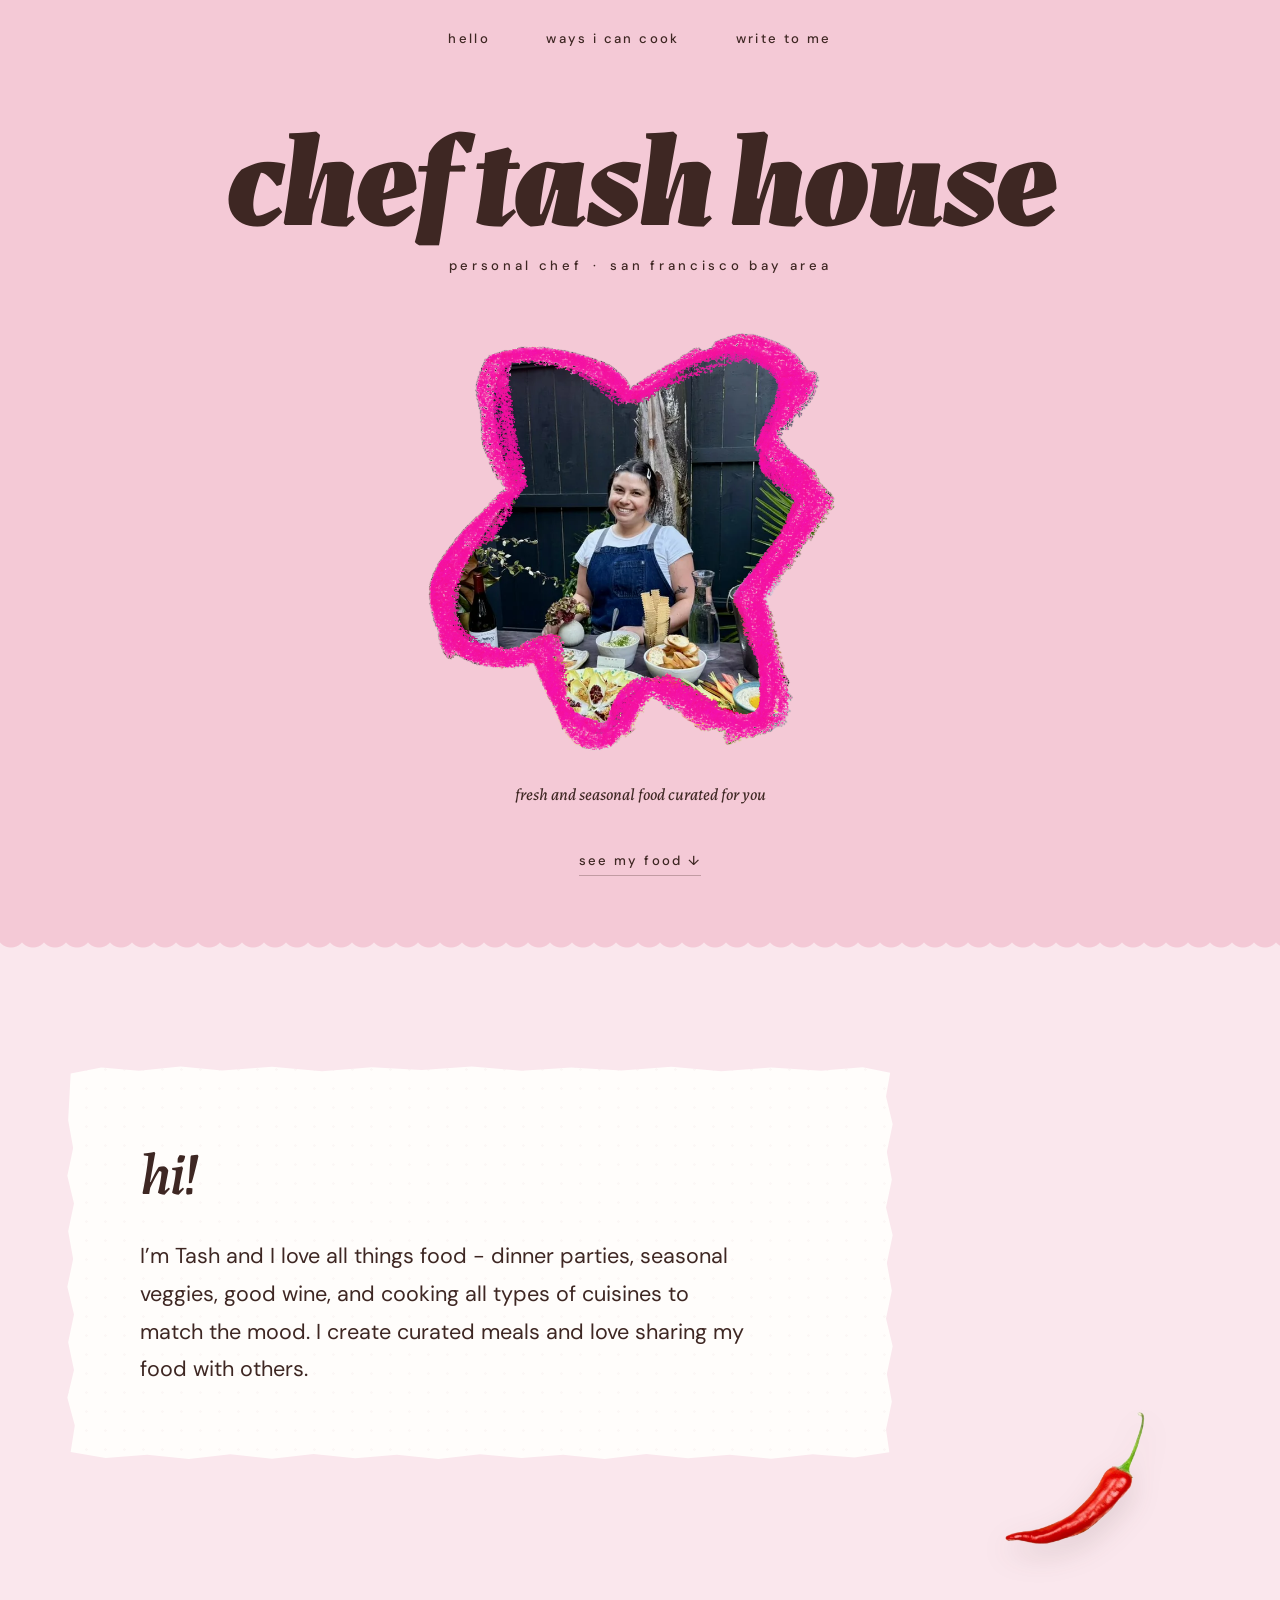
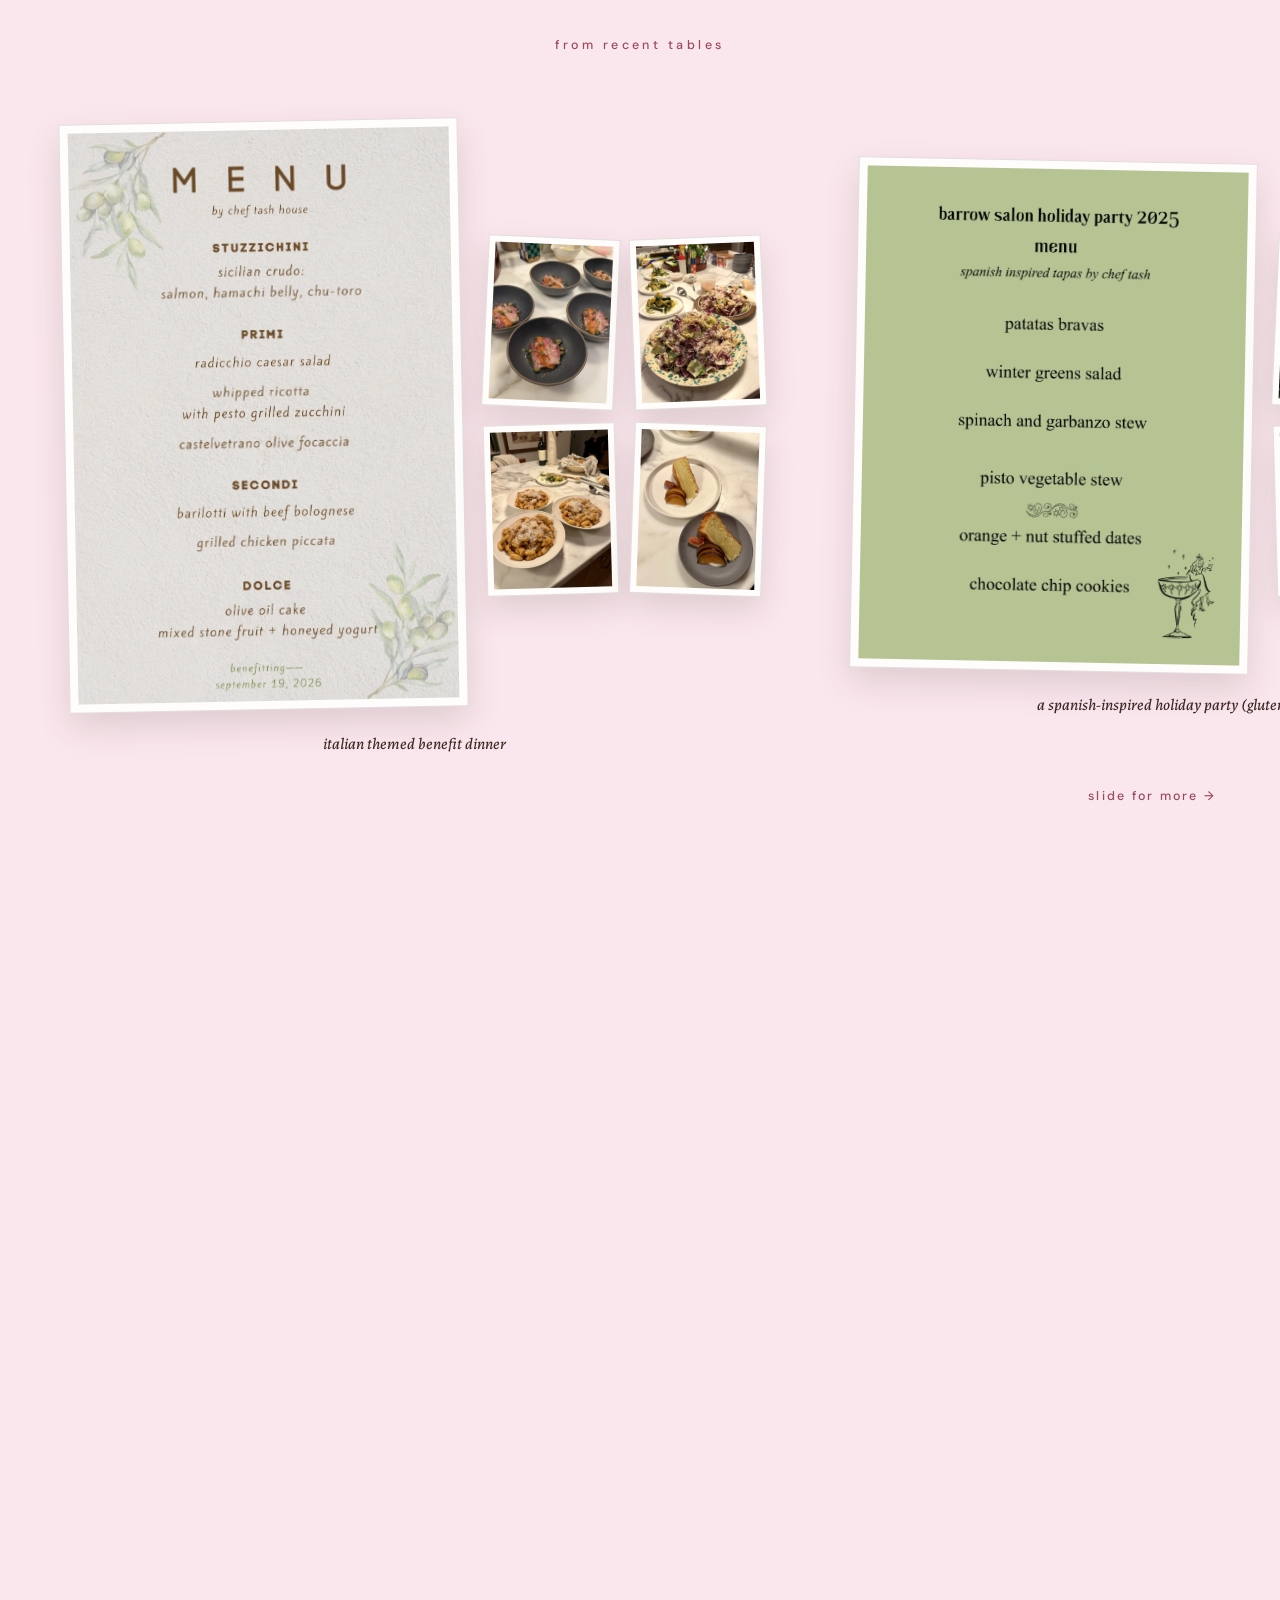
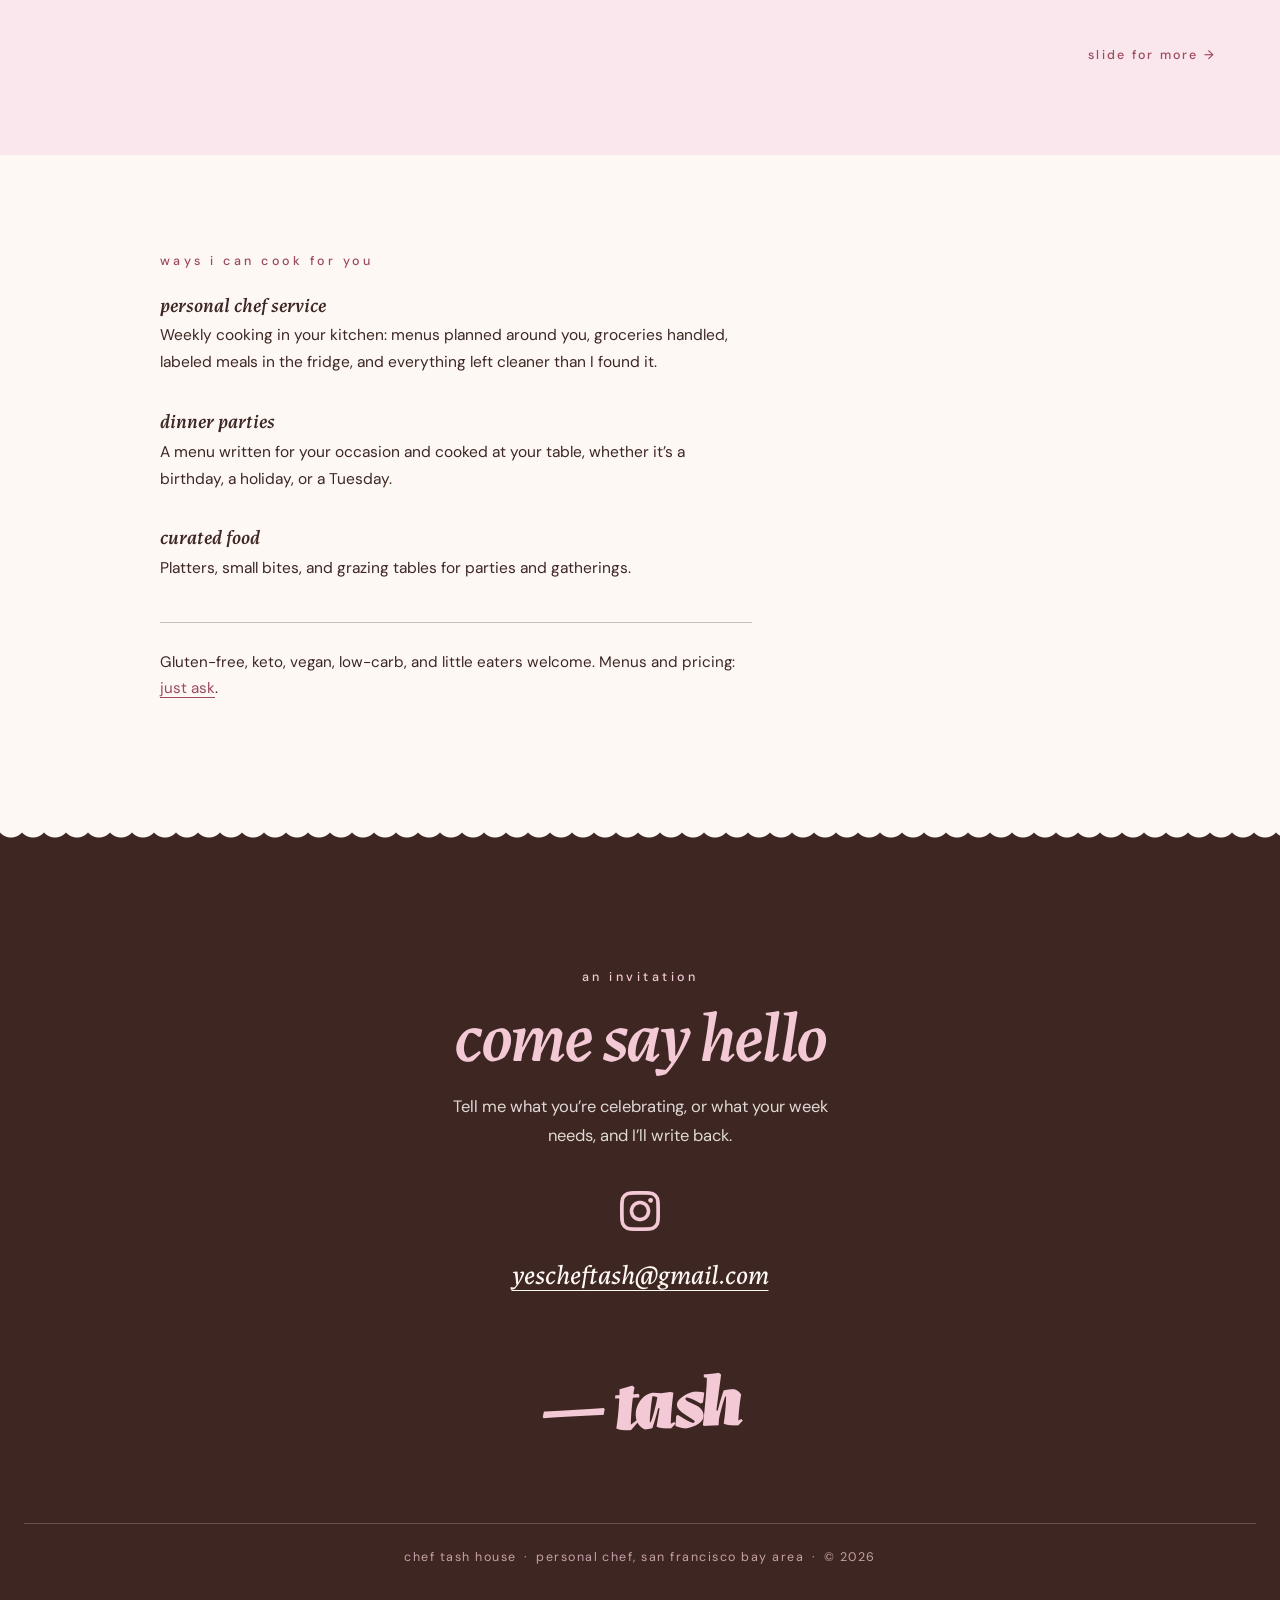
<file: index.html>
<!doctype html>
<html lang="en">
<head>
  <meta charset="utf-8">
  <meta name="viewport" content="width=device-width, initial-scale=1">
  <meta name="description" content="Chef Tash House is a personal chef in the San Francisco Bay Area, cooking for any occasion: weekly personal chef service, dinner parties, and curated food.">
  <meta name="theme-color" content="#fae7ed">
  <link rel="canonical" href="https://cheftashhouse.com/">
  <meta property="og:type" content="website">
  <meta property="og:site_name" content="Chef Tash House">
  <meta property="og:url" content="https://cheftashhouse.com/">
  <meta property="og:title" content="Tash House - Personal Chef, SF Bay Area">
  <meta property="og:description" content="Fresh and seasonal food curated for you in the San Francisco Bay Area.">
  <meta property="og:image" content="https://cheftashhouse.com/assets/social-preview-20260719.jpg">
  <meta property="og:image:secure_url" content="https://cheftashhouse.com/assets/social-preview-20260719.jpg">
  <meta property="og:image:type" content="image/jpeg">
  <meta property="og:image:width" content="1200">
  <meta property="og:image:height" content="630">
  <meta property="og:image:alt" content="Chef Tash House with Tash at a table of fresh seasonal food">
  <meta name="twitter:card" content="summary_large_image">
  <meta name="twitter:title" content="Tash House - Personal Chef, SF Bay Area">
  <meta name="twitter:description" content="Fresh and seasonal food curated for you in the San Francisco Bay Area.">
  <meta name="twitter:image" content="https://cheftashhouse.com/assets/social-preview-20260719.jpg">
  <title>Chef Tash House — Personal Chef, San Francisco Bay Area</title>
  <link rel="icon" type="image/png" href="assets/chili.png">
  <link rel="preconnect" href="https://fonts.googleapis.com">
  <link rel="preconnect" href="https://fonts.gstatic.com" crossorigin>
  <link href="https://fonts.googleapis.com/css2?family=DM+Sans:wght@400;500&family=Labrada:ital,wght@0,600;1,500;1,600;1,900&display=swap" rel="stylesheet">
  <link rel="stylesheet" href="styles.css?v=20260719-9">
  <script src="script.js?v=20260719-9" defer></script>
</head>
<body>
  <a class="skip-link" href="#hello">Skip to content</a>

  <header id="top" class="cover">
    <nav class="cover-nav" aria-label="Page navigation">
      <a href="#hello">hello</a>
      <a href="#cooking">ways i can cook</a>
      <a href="#write">write to me</a>
    </nav>

    <div class="cover-card">
      <h1 class="wordmark">chef tash house</h1>
      <p class="cover-sub">personal chef&ensp;·&ensp;san francisco bay area</p>
      <figure class="portrait">
        <span class="portrait-disc">
          <span class="portrait-photo"><img src="assets/tash-main-framed.webp" alt="Tash smiling behind an outdoor table set with colorful platters and small bites" width="766" height="766"></span>
          <img class="portrait-outline" src="assets/hero-outline.png" alt="" width="766" height="766" aria-hidden="true">
        </span>
        <figcaption>fresh and seasonal food curated for you</figcaption>
      </figure>
      <a class="come-in" href="#tables">see my food <span aria-hidden="true">&darr;</span></a>
    </div>
  </header>

  <div class="scallop scallop-pink" aria-hidden="true"></div>

  <main>
    <section id="hello" class="letter">
      <div class="letter-inner">
        <p class="salutation reveal">hi!</p>
        <div class="reveal">
          <p class="lead">I&rsquo;m Tash and I love all things food - dinner parties, seasonal veggies, good wine, and cooking all types of cuisines to match the mood. I create curated meals and love sharing my food with others.</p>
        </div>
      </div>
      <img class="chili-decoration" src="assets/chili.png" alt="" width="500" height="500" aria-hidden="true">
    </section>

    <section id="tables" class="tables">
      <p class="small-label centered reveal">from recent tables</p>
      <div class="strip-wrap reveal">
        <ul class="menu-strip" tabindex="0" aria-label="Menus and food from recent tables; scroll sideways to see them all">
          <li class="menu-group menu-group--paired">
            <div class="menu-cluster">
              <a class="menu-art" href="assets/menus/menu-september-benefit.webp" aria-label="Open Italian themed benefit dinner menu">
                <img src="assets/menus/menu-september-benefit.webp" alt="Olive-themed menu for a September 2026 benefit dinner" width="1067" height="1600">
              </a>
              <div class="food-photos food-photos--mosaic">
                <a class="food-photo" href="assets/menus/september-crudo.webp" aria-label="Open photo of the crudo"><img src="assets/menus/september-crudo.webp" alt="Sicilian crudo plated in dark bowls with capers and herbs" width="1050" height="1400" loading="lazy"></a>
                <a class="food-photo" href="assets/menus/september-salad.webp" aria-label="Open photo of the salad and zucchini"><img src="assets/menus/september-salad.webp" alt="Radicchio Caesar salad with plates of pesto grilled zucchini" width="1050" height="1400" loading="lazy"></a>
                <a class="food-photo" href="assets/menus/september-pasta.webp" aria-label="Open photo of the pasta"><img src="assets/menus/september-pasta.webp" alt="Three plates of pasta with beef bolognese and grated cheese" width="1050" height="1400" loading="lazy"></a>
                <a class="food-photo" href="assets/menus/september-cake.webp" aria-label="Open photo of the olive oil cake"><img src="assets/menus/september-cake.webp" alt="Slices of olive oil cake served with stone fruit and yogurt" width="1051" height="1400" loading="lazy"></a>
              </div>
            </div>
            <p>italian themed benefit dinner</p>
          </li>
          <li class="menu-group menu-group--paired">
            <div class="menu-cluster">
              <a class="menu-art" href="assets/menus/menu-holiday.webp" aria-label="Open Spanish-inspired holiday party menu">
                <img src="assets/menus/menu-holiday.webp" alt="Sage-green menu for a Spanish-inspired holiday party" width="1236" height="1600">
              </a>
              <div class="food-photos food-photos--mosaic">
                <a class="food-photo" href="assets/menus/holiday-apps.webp" aria-label="Open photo of the appetizers"><img src="assets/menus/holiday-apps.webp" alt="Holiday appetizer table with crudités, dips, dates, and olives" width="768" height="1024" loading="lazy"></a>
                <a class="food-photo" href="assets/menus/holiday-table.webp" aria-label="Open photo of the dinner spread"><img src="assets/menus/holiday-table.webp" alt="Spanish-inspired dishes arranged family-style on the table" width="768" height="1024" loading="lazy"></a>
                <a class="food-photo" href="assets/menus/holiday-salad.webp" aria-label="Open photo of the winter salad"><img src="assets/menus/holiday-salad.webp" alt="Winter chicory salad in a yellow serving bowl" width="768" height="1024" loading="lazy"></a>
                <a class="food-photo" href="assets/menus/holiday-desserts.webp" aria-label="Open photo of the desserts"><img src="assets/menus/holiday-desserts.webp" alt="Gluten-free and dairy-free cookies, dates, and chocolate" width="768" height="1024" loading="lazy"></a>
              </div>
            </div>
            <p>a spanish-inspired holiday party (gluten &amp; dairy free)</p>
          </li>
          <li class="menu-group menu-group--paired">
            <div class="menu-cluster">
              <a class="menu-art" href="assets/menus/menu-benefit-updated.webp" aria-label="Open benefit dinner menu">
                <img src="assets/menus/menu-benefit-updated.webp" alt="Menu for a fall benefit dinner" width="1143" height="1600" loading="lazy">
              </a>
              <div class="food-photos food-photos--mosaic">
                <a class="food-photo" href="assets/menus/benefit-table.webp" aria-label="Open photo of the appetizer table"><img src="assets/menus/benefit-table.webp" alt="Outdoor appetizer table arranged for the benefit dinner" width="768" height="1024" loading="lazy"></a>
                <a class="food-photo" href="assets/menus/benefit-apps.webp" aria-label="Open photo of the appetizers"><img src="assets/menus/benefit-apps.webp" alt="Belgian endive appetizers arranged on a colorful platter" width="768" height="1024" loading="lazy"></a>
                <a class="food-photo" href="assets/menus/benefit-main.webp" aria-label="Open photo of the main course"><img src="assets/menus/benefit-main.webp" alt="Plated salmon with greens and grilled seasonal vegetables" width="768" height="1024" loading="lazy"></a>
                <a class="food-photo" href="assets/menus/benefit-tomato.webp" aria-label="Open photo of the plated first course"><img src="assets/menus/benefit-tomato.webp" alt="Plated first course finished with tomato and edible flowers" width="768" height="1024" loading="lazy"></a>
                <a class="food-photo" href="assets/menus/benefit-salads.webp" aria-label="Open photo of salads being plated"><img src="assets/menus/benefit-salads.webp" alt="Fresh green salads being plated for benefit dinner guests" width="360" height="480" loading="lazy"></a>
                <a class="food-photo" href="assets/menus/benefit-cake.webp" aria-label="Open photo of the cheesecake"><img src="assets/menus/benefit-cake.webp" alt="Basque-style cheesecake decorated with edible flowers" width="768" height="1024" loading="lazy"></a>
              </div>
            </div>
            <p>a fall benefit dinner</p>
          </li>
          <li class="menu-group menu-group--paired menu-group--sparse">
            <div class="menu-cluster">
              <a class="menu-art" href="assets/menus/menu-bbq.webp" aria-label="Open bbq dinner party menu">
                <img src="assets/menus/menu-bbq.webp" alt="Playful hand-lettered menu for a bbq dinner party with a sundae and float bar" width="1143" height="1600" loading="lazy">
              </a>
              <div class="food-photos food-photos--mosaic">
                <a class="food-photo" href="assets/menus/bbq-spread.webp" aria-label="Open photo of the bbq spread"><img src="assets/menus/bbq-spread.webp" alt="Barbecue sides with cornbread muffins and a creamy salad" width="768" height="1024" loading="lazy"></a>
                <a class="food-photo" href="assets/menus/bbq-table.webp" aria-label="Open photo of guests at the table"><img src="assets/menus/bbq-table.webp" alt="Guests gathered around a table for the bbq dinner" width="768" height="1024" loading="lazy"></a>
                <a class="food-photo" href="assets/menus/bbq-chef.webp" aria-label="Open photo of Tash with the bbq spread"><img src="assets/menus/bbq-chef.webp" alt="Tash smiling beside the finished bbq dinner spread" width="768" height="1024" loading="lazy"></a>
              </div>
            </div>
            <p>a bbq night with a sundae bar</p>
          </li>
          <li class="menu-group menu-group--paired menu-group--sparse">
            <div class="menu-cluster">
              <a class="menu-art" href="assets/menus/menu-izakaya.webp" aria-label="Open Izakaya Casa menu">
                <img src="assets/menus/menu-izakaya.webp" alt="Patterned menu for an izakaya-style birthday dinner" width="1143" height="1600" loading="lazy">
              </a>
              <div class="food-photos food-photos--mosaic">
                <a class="food-photo" href="assets/menus/izakaya-crudo.webp" aria-label="Open photo of the crudo"><img src="assets/menus/izakaya-crudo.webp" alt="Colorful crudo being finished at the table" width="768" height="1024" loading="lazy"></a>
                <a class="food-photo" href="assets/menus/izakaya-tofu.webp" aria-label="Open photo of the tofu course"><img src="assets/menus/izakaya-tofu.webp" alt="Tofu course presented on a shiso leaf" width="1050" height="1400" loading="lazy"></a>
                <a class="food-photo" href="assets/menus/izakaya-rice.webp" aria-label="Open photo of the crispy rice"><img src="assets/menus/izakaya-rice.webp" alt="Crispy rice bites topped with avocado and sliced chile" width="1050" height="1400" loading="lazy"></a>
              </div>
            </div>
            <p>an izakaya-style birthday dinner</p>
          </li>
          <li class="menu-group menu-group--solo">
            <div class="menu-cluster"><a class="menu-art" href="assets/menus/menu-alec-60.webp" aria-label="Open 60th birthday dinner menu"><img src="assets/menus/menu-alec-60.webp" alt="Menu for a 60th birthday dinner" width="1035" height="1600" loading="lazy"></a></div>
            <p>a 60th birthday dinner</p>
          </li>
          <li class="menu-group menu-group--solo">
            <div class="menu-cluster"><a class="menu-art" href="assets/menus/menu-bachelorette.webp" aria-label="Open bachelorette dinner menu"><img src="assets/menus/menu-bachelorette.webp" alt="Menu for a bachelorette dinner" width="1143" height="1600" loading="lazy"></a></div>
            <p>a bachelorette dinner</p>
          </li>
          <li class="menu-group menu-group--solo">
            <div class="menu-cluster"><a class="menu-art" href="assets/menus/menu-valentines.webp" aria-label="Open Valentine’s dinner menu"><img src="assets/menus/menu-valentines.webp" alt="Valentine's dinner menu with hand-drawn hearts and borders" width="1143" height="1600" loading="lazy"></a></div>
            <p>a valentine&rsquo;s dinner</p>
          </li>
        </ul>
      </div>
      <p class="strip-hint" aria-hidden="true">slide for more &rarr;</p>
    </section>

    <section id="meal-prep" class="meal-prep">
      <div class="prep-heading reveal">
        <h2 class="small-label">meal prep</h2>
        <p>Weekly cooking in your kitchen, shaped around your preferences.</p>
      </div>
      <div class="strip-wrap reveal">
        <ul class="prep-strip" tabindex="0" aria-label="Meal prep photos; scroll sideways to see them all">
          <li class="prep-card prep-card--fridge">
            <div class="prep-collage prep-collage--fridge">
              <a class="prep-photo" href="assets/meal-prep/weekly-spread.webp" aria-label="Open photo of a week of prepared dishes"><img src="assets/meal-prep/weekly-spread.webp" alt="A week of prepared dishes including baked pasta, chicken cutlets, grains, and sauces" width="768" height="1024" loading="lazy"></a>
              <a class="prep-photo" href="assets/meal-prep/fridge-ready.webp" aria-label="Open photo of fridge-ready meals"><img src="assets/meal-prep/fridge-ready.webp" alt="Labeled containers of soup, vegetables, egg bites, croutons, and chicken ready for the fridge" width="768" height="1024" loading="lazy"></a>
              <a class="prep-photo" href="assets/meal-prep/meal-components.webp" aria-label="Open photo of prepared meal components"><img src="assets/meal-prep/meal-components.webp" alt="Prepared rice, vegetables, edamame, and seasoned meat ready to assemble into meals" width="1050" height="1400" loading="lazy"></a>
            </div>
            <p>a fridge full for the week</p>
          </li>
          <li class="prep-card prep-card--batch">
            <div class="prep-collage prep-collage--batch">
              <a class="prep-photo" href="assets/meal-prep/batch-cooking.webp" aria-label="Open photo of a batch-cooked meal spread"><img src="assets/meal-prep/batch-cooking.webp" alt="Batch-cooked pulled meat, roasted cauliflower, salad, vegetables, and brownies" width="1024" height="768" loading="lazy"></a>
              <a class="prep-photo" href="assets/meal-prep/family-spread.webp" aria-label="Open photo of prepared family meals"><img src="assets/meal-prep/family-spread.webp" alt="Prepared chicken, vegetables, slaw, biscuits, and brownies ready for the week" width="1024" height="768" loading="lazy"></a>
            </div>
            <p>cooked right in your kitchen</p>
          </li>
          <li class="prep-card prep-card--plates">
            <div class="prep-collage prep-collage--plates">
              <a class="prep-photo" href="assets/meal-prep/lettuce-wraps.webp" aria-label="Open photo of lettuce wraps"><img src="assets/meal-prep/lettuce-wraps.webp" alt="Lettuce wraps with savory filling, scallions, peanuts, and crispy noodles" width="1050" height="1400" loading="lazy"></a>
              <a class="prep-photo" href="assets/meal-prep/chicken-katsu.webp" aria-label="Open photo of chicken katsu"><img src="assets/meal-prep/chicken-katsu.webp" alt="Chicken katsu with rice and cucumber salad plated for a weekly meal" width="1050" height="1400" loading="lazy"></a>
              <a class="prep-photo" href="assets/meal-prep/seared-ahi.webp" aria-label="Open photo of seared ahi"><img src="assets/meal-prep/seared-ahi.webp" alt="Seared ahi with scallions alongside a green salad and wine" width="1050" height="1400" loading="lazy"></a>
              <a class="prep-photo" href="assets/meal-prep/pork-belly-ramen.webp" aria-label="Open photo of pork belly ramen"><img src="assets/meal-prep/pork-belly-ramen.webp" alt="Pork belly ramen with soft-boiled eggs, corn, scallions, and sesame" width="1050" height="1400" loading="lazy"></a>
              <a class="prep-photo" href="assets/meal-prep/seasonal-vegetables.webp" aria-label="Open photo of seasonal vegetable dishes"><img src="assets/meal-prep/seasonal-vegetables.webp" alt="Colorful seasonal vegetable dishes and herbed potato salad" width="1050" height="1400" loading="lazy"></a>
            </div>
            <p>made for your tastes</p>
          </li>
        </ul>
      </div>
      <p class="prep-hint" aria-hidden="true">slide for more &rarr;</p>
    </section>

    <section id="cooking" class="ways">
      <div class="ways-inner reveal">
        <p class="small-label">ways i can cook for you</p>
        <dl class="ways-list">
          <dt>personal chef service</dt>
          <dd>Weekly cooking in your kitchen: menus planned around you, groceries handled, labeled meals in the fridge, and everything left cleaner than I found it.</dd>
          <dt>dinner parties</dt>
          <dd>A menu written for your occasion and cooked at your table, whether it&rsquo;s a birthday, a holiday, or a Tuesday.</dd>
          <dt>curated food</dt>
          <dd>Platters, small bites, and grazing tables for parties and gatherings.</dd>
        </dl>
        <p class="ways-note">Gluten-free, keto, vegan, low-carb, and little eaters welcome. Menus and pricing: <a href="#write">just ask</a>.</p>
      </div>
    </section>
  </main>

  <div class="scallop scallop-paper" aria-hidden="true"></div>

  <footer id="write" class="close">
    <p class="small-label light">an invitation</p>
    <h2>come say hello</h2>
    <p class="close-copy">Tell me what you&rsquo;re celebrating, or what your week needs, and I&rsquo;ll write back.</p>
    <a class="social-link" href="https://www.instagram.com/tash__house" target="_blank" rel="me noopener" aria-label="Instagram — @tash__house">
      <img src="assets/instagram.png" alt="" width="256" height="256">
    </a>
    <a class="email" href="mailto:yescheftash@gmail.com?subject=Hello%20from%20my%20kitchen">yescheftash@gmail.com</a>
    <p class="signoff" aria-hidden="true">&mdash; tash</p>
    <p class="colophon">chef tash house&ensp;·&ensp;personal chef, san francisco bay area&ensp;·&ensp;&copy; <span id="year"></span></p>
  </footer>

  <dialog id="gallery-viewer" class="lightbox" aria-label="Image gallery" tabindex="-1">
    <div class="lightbox-panel">
      <button class="lightbox-close" type="button" aria-label="Close gallery">
        <svg viewBox="0 0 24 24" aria-hidden="true" focusable="false"><path d="M5 5l14 14M19 5 5 19"></path></svg>
      </button>
      <button class="lightbox-nav lightbox-prev" type="button" aria-label="Previous image">
        <svg viewBox="0 0 32 24" aria-hidden="true" focusable="false"><path d="M29 12H4M13 3l-9 9 9 9"></path></svg>
      </button>
      <figure class="lightbox-figure"><img class="lightbox-image" alt=""></figure>
      <button class="lightbox-nav lightbox-next" type="button" aria-label="Next image">
        <svg viewBox="0 0 32 24" aria-hidden="true" focusable="false"><path d="M3 12h25M19 3l9 9-9 9"></path></svg>
      </button>
      <p class="lightbox-count" aria-live="polite"></p>
    </div>
  </dialog>

  <!-- Cloudflare Web Analytics -->
  <script type="module" src="https://static.cloudflareinsights.com/beacon.min.js" data-cf-beacon='{"token":"20e84f2006c74697a07b8a7283e01876"}'></script>
  <!-- End Cloudflare Web Analytics -->
</body>
</html>
</file>
<file: styles.css>
/* Chef Tash House — a keepsake booklet: pink cover, letter, recent tables, meal prep, brown back cover */
:root {
  --pink: #f4c9d6;
  --pink-deep: #e5aec0;
  --blush: #fae7ed;
  --brown: #3e2723;
  --paper: #fdf8f4;
  --card: #fffdfb;
  --berry: #9c4a5d;
  --rule: rgba(62, 39, 35, 0.28);
  --serif: "Labrada", Georgia, serif;
  --sans: "DM Sans", Arial, sans-serif;
}

* { box-sizing: border-box; }
html {
  max-width: 100%;
  overflow-x: hidden;
  overflow-x: clip;
  overscroll-behavior-x: none;
  scroll-behavior: smooth;
}
body {
  max-width: 100%;
  overflow-x: hidden;
  overflow-x: clip;
  margin: 0;
  color: var(--brown);
  background: var(--paper);
  font-family: var(--sans);
  font-size: 16.5px;
  line-height: 1.75;
}
img { display: block; max-width: 100%; }
h1, h2, p, dl, dd, figure { margin: 0; }
a { color: inherit; }
:focus-visible { outline: 2px solid currentColor; outline-offset: 3px; }
section, footer { scroll-margin-top: 1.5rem; }

.skip-link { position: fixed; top: -100px; left: 1rem; z-index: 1000; background: var(--card); padding: 0.65rem 1rem; }
.skip-link:focus { top: 1rem; }

.small-label {
  margin-bottom: 1.1rem;
  font-size: 0.78rem;
  font-weight: 500;
  letter-spacing: 0.28em;
  color: var(--berry);
}
.small-label.centered { text-align: center; }
.small-label.light { color: var(--pink); margin-bottom: 0.4rem; }

/* ---- Front cover ---- */
.cover {
  min-height: 100svh;
  padding: 1.75rem 24px 4rem;
  display: flex;
  flex-direction: column;
  align-items: center;
  background: var(--pink);
  text-align: center;
}
.cover-nav {
  width: 100%;
  max-width: 1100px;
  display: flex;
  justify-content: center;
  gap: clamp(1.5rem, 5vw, 3.5rem);
  flex-wrap: wrap;
  font-size: 0.82rem;
  font-weight: 500;
  letter-spacing: 0.18em;
}
.cover-nav a { text-decoration: none; padding-bottom: 2px; border-bottom: 1px solid transparent; }
.cover-nav a:hover { border-bottom-color: currentColor; }

.cover-card {
  margin: auto;
  padding-top: clamp(2.5rem, 6vh, 4.5rem);
  display: flex;
  flex-direction: column;
  align-items: center;
}
.wordmark {
  max-width: 12ch;
  font: italic 900 clamp(3.1rem, 10.5vw, 8.2rem)/0.95 var(--serif);
  letter-spacing: -0.025em;
  text-wrap: balance;
}
.cover-sub {
  margin-top: 1.4rem;
  font-size: 0.82rem;
  font-weight: 500;
  letter-spacing: 0.28em;
}
.portrait { margin-top: clamp(2.75rem, 6vh, 4.25rem); }
.portrait-disc {
  display: block;
  width: clamp(280px, 38vw, 430px);
  aspect-ratio: 1;
  position: relative;
}
.portrait-photo { position: absolute; inset: 0; }
.portrait-photo img { width: 100%; height: 100%; object-fit: contain; }
.portrait-outline {
  width: 100%;
  height: 100%;
  position: absolute;
  inset: 0;
  object-fit: fill;
  pointer-events: none;
}
.portrait figcaption {
  margin-top: 1.25rem;
  font: italic 500 1.05rem/1.4 var(--serif);
}
.come-in {
  margin-top: clamp(2.5rem, 5vh, 3.75rem);
  font-size: 0.82rem;
  font-weight: 500;
  letter-spacing: 0.18em;
  text-decoration: none;
  border-bottom: 1px solid var(--rule);
  padding-bottom: 2px;
}
.come-in:hover { border-bottom-color: currentColor; }

/* Cover load-in */
.cover-nav, .wordmark, .cover-sub, .portrait, .come-in { animation: rise 0.9s ease both; }
.wordmark { animation-delay: 0.08s; }
.cover-sub { animation-delay: 0.22s; }
.portrait { animation-delay: 0.36s; }
.come-in { animation-delay: 0.5s; }
@keyframes rise {
  from { opacity: 0; transform: translateY(16px); }
  to { opacity: 1; transform: none; }
}

/* ---- Scalloped edges between panels ---- */
.scallop { height: 22px; }
.scallop-pink {
  background-color: var(--blush);
  background-image: radial-gradient(circle at 11px -7px, var(--pink) 14px, rgba(244, 201, 214, 0) 15px);
  background-size: 22px 22px;
}
.scallop-paper {
  background-color: var(--brown);
  background-image: radial-gradient(circle at 11px -7px, var(--paper) 14px, rgba(253, 248, 244, 0) 15px);
  background-size: 22px 22px;
}
/* ---- The letter ---- */
.letter {
  min-height: clamp(540px, 66svh, 720px);
  padding: clamp(4rem, 8vw, 6.5rem) 24px;
  position: relative;
  display: grid;
  align-items: center;
  overflow: visible;
  background: var(--blush);
}
.letter-inner {
  width: min(52rem, 94%);
  max-width: none;
  margin: 0 auto 0 max(0px, calc((100vw - 72rem) / 2 - 24px));
  padding: clamp(3.25rem, 6vw, 4.5rem) clamp(2.5rem, 6vw, 4.75rem);
  position: relative;
  z-index: 1;
  background:
    radial-gradient(circle at 18% 24%, rgba(156, 74, 93, 0.035) 0 1px, transparent 1.5px) 0 0 / 19px 19px,
    var(--card);
  clip-path: polygon(
    0.8% 2.2%, 4.5% 0.7%, 9% 1.5%, 14% 0.4%, 19% 1.4%, 25% 0.5%, 31% 1.6%, 37% 0.6%, 43% 1.3%, 49% 0.4%, 55% 1.5%, 61% 0.7%, 67% 1.4%, 73% 0.5%, 79% 1.6%, 85% 0.7%, 91% 1.5%, 96% 0.6%, 99.3% 2%,
    98.8% 8%, 99.6% 15%, 98.9% 22%, 99.5% 29%, 98.8% 36%, 99.6% 43%, 98.9% 50%, 99.5% 57%, 98.8% 64%, 99.6% 71%, 98.9% 78%, 99.5% 85%, 98.8% 92%, 99.2% 97.8%,
    95% 99.1%, 90% 98.3%, 85% 99.4%, 80% 98.4%, 75% 99.3%, 70% 98.2%, 65% 99.5%, 60% 98.4%, 55% 99.2%, 50% 98.3%, 45% 99.5%, 40% 98.4%, 35% 99.3%, 30% 98.2%, 25% 99.4%, 20% 98.3%, 15% 99.5%, 10% 98.4%, 5% 99.2%, 0.8% 97.7%,
    1.3% 91%, 0.4% 84%, 1.2% 77%, 0.5% 70%, 1.2% 63%, 0.4% 56%, 1.1% 49%, 0.5% 42%, 1.2% 35%, 0.4% 28%, 1.1% 21%, 0.5% 14%
  );
  filter: drop-shadow(0 18px 22px rgba(62, 39, 35, 0.13));
}
.salutation {
  font: italic 600 clamp(2.5rem, 5vw, 3.7rem)/1.1 var(--serif);
  letter-spacing: -0.03em;
  margin-bottom: 2.25rem;
}
.letter p.lead { font-size: clamp(1.16rem, 2vw, 1.35rem); }
.letter .lead, .letter .lead ~ p { max-width: 38rem; }
.letter .lead ~ p { margin-top: 1.4rem; }
.chili-decoration {
  width: clamp(190px, 23vw, 310px);
  height: auto;
  position: absolute;
  z-index: 3;
  right: max(4vw, 24px);
  bottom: clamp(-90px, -6vw, -62px);
  filter: drop-shadow(0 12px 14px rgba(62, 39, 35, 0.14));
  animation: chili-float 4.5s ease-in-out infinite;
}
@keyframes chili-float {
  0%, 100% { transform: translateY(0) rotate(-13deg); }
  50% { transform: translateY(-10px) rotate(-9deg); }
}

/* ---- Menus from recent tables ---- */
.tables {
  padding: clamp(3rem, 6vw, 4.5rem) 0 clamp(3.5rem, 7vw, 5rem);
  background: var(--blush);
  overflow: hidden;
}
.tables .small-label { margin-bottom: 0; text-align: center; }
.strip-wrap { margin-top: clamp(1.75rem, 4vw, 2.75rem); }
.menu-strip {
  list-style: none;
  margin: 0;
  padding: 1.25rem max(24px, calc((100vw - 72rem) / 2)) 1.75rem;
  display: flex;
  align-items: center;
  gap: clamp(3.5rem, 7vw, 7rem);
  overflow-x: auto;
  scroll-snap-type: x proximity;
  scrollbar-width: thin;
  scrollbar-color: var(--pink-deep) transparent;
}
.menu-group {
  width: clamp(440px, 56vw, 700px);
  flex: 0 0 auto;
  scroll-snap-align: center;
}
.menu-group--solo { width: clamp(250px, 29vw, 365px); }
.menu-group--sparse { width: clamp(460px, 59vw, 730px); }
.menu-cluster {
  display: grid;
  grid-template-columns: minmax(250px, 1fr) minmax(170px, 0.7fr);
  align-items: center;
  gap: clamp(0.75rem, 2vw, 1.4rem);
}
.menu-group--solo .menu-cluster { display: block; }
.menu-group--sparse .menu-cluster {
  grid-template-columns: minmax(245px, 1fr) minmax(195px, 0.8fr);
}
.menu-art,
.food-photo {
  display: block;
  background: var(--card);
  border: 1px solid rgba(62, 39, 35, 0.14);
  box-shadow: 0 14px 32px rgba(62, 39, 35, 0.14);
  transition: transform 0.3s ease, box-shadow 0.3s ease;
}
.menu-art { padding: 8px; transform: rotate(-1.1deg); }
.menu-group:nth-child(even) .menu-art { transform: rotate(1.1deg); }
.menu-art img { width: 100%; height: auto; }
.food-photos { display: grid; gap: clamp(0.65rem, 1.5vw, 1rem); }
.food-photos--mosaic { grid-template-columns: repeat(2, minmax(0, 1fr)); }
.food-photo { padding: 6px; }
.food-photo:first-child { transform: rotate(2.6deg); }
.food-photo:nth-child(2) { transform: rotate(-2.3deg); }
.food-photo:nth-child(3) { transform: rotate(-1.6deg); }
.food-photo:nth-child(4) { transform: rotate(2deg); }
.food-photo:nth-child(5) { transform: rotate(1.4deg); }
.food-photo:nth-child(6) { transform: rotate(-2.1deg); }
.food-photo img { width: 100%; height: auto; aspect-ratio: 3 / 4; object-fit: cover; }
.menu-art:hover,
.food-photo:hover {
  transform: rotate(0deg) translateY(-6px);
  box-shadow: 0 20px 40px rgba(62, 39, 35, 0.2);
}
.menu-group > p {
  margin-top: 1.35rem;
  font: italic 500 1rem/1.4 var(--serif);
  text-align: center;
}
.strip-hint {
  margin: 0.25rem max(24px, calc((100vw - 72rem) / 2)) 0;
  text-align: right;
  font-size: 0.78rem;
  font-weight: 500;
  letter-spacing: 0.18em;
  color: var(--berry);
}

/* ---- Meal prep ---- */
.meal-prep {
  padding: clamp(1.75rem, 4vw, 3rem) 0 clamp(3.75rem, 7vw, 5.5rem);
  background: var(--blush);
  overflow: hidden;
}
.prep-heading {
  width: min(34rem, calc(100% - 48px));
  margin: 0 auto;
  text-align: center;
}
.prep-heading .small-label {
  margin-bottom: 0.5rem;
  font: 500 0.78rem/1.75 var(--sans);
  letter-spacing: 0.28em;
}
.prep-heading > p:last-child {
  max-width: 34rem;
  margin: 0 auto;
  font-size: 0.97rem;
}
.meal-prep .strip-wrap { margin-top: clamp(2.5rem, 5vw, 4rem); }
.prep-strip {
  list-style: none;
  margin: 0;
  padding: 1.4rem max(24px, calc((100vw - 72rem) / 2)) 2rem;
  display: flex;
  align-items: center;
  gap: clamp(4.5rem, 8vw, 8rem);
  overflow-x: auto;
  scroll-snap-type: x proximity;
  scrollbar-width: thin;
  scrollbar-color: var(--pink-deep) transparent;
}
.prep-card {
  flex: 0 0 auto;
  scroll-snap-align: center;
}
.prep-card--plates { width: clamp(650px, 65vw, 830px); }
.prep-card--fridge { width: clamp(500px, 52vw, 650px); }
.prep-card--batch { width: clamp(500px, 50vw, 630px); }
.prep-collage { display: grid; align-items: center; }
.prep-photo {
  display: block;
  position: relative;
  z-index: 1;
  padding: 7px;
  background: var(--card);
  border: 1px solid rgba(62, 39, 35, 0.14);
  box-shadow: 0 14px 32px rgba(62, 39, 35, 0.15);
  transition: transform 0.3s ease, box-shadow 0.3s ease;
}
.prep-photo img { width: 100%; height: 100%; object-fit: cover; }
.prep-collage--plates {
  height: clamp(250px, 30vw, 380px);
  grid-template-columns: minmax(0, 1fr) minmax(0, 0.72fr) minmax(0, 1fr) minmax(0, 1fr);
  grid-template-rows: repeat(2, minmax(0, 1fr));
  gap: clamp(0.75rem, 1.5vw, 1.1rem);
  align-items: stretch;
  padding: 0.5rem;
}
.prep-collage--plates .prep-photo { width: 100%; height: 100%; min-width: 0; min-height: 0; }
.prep-collage--plates .prep-photo:first-child {
  grid-column: 1;
  grid-row: 1 / span 2;
}
.prep-collage--plates .prep-photo:nth-child(2) {
  grid-column: 2;
  grid-row: 1;
}
.prep-collage--plates .prep-photo:nth-child(3) {
  grid-column: 3;
  grid-row: 1 / span 2;
}
.prep-collage--plates .prep-photo:nth-child(4) {
  grid-column: 2;
  grid-row: 2;
}
.prep-collage--plates .prep-photo:nth-child(5) {
  grid-column: 4;
  grid-row: 1 / span 2;
}
.prep-collage--plates .prep-photo:hover { transform: translateY(-6px); }
.prep-collage--fridge {
  grid-template-columns: minmax(0, 1.08fr) minmax(0, 0.92fr);
  grid-template-rows: repeat(2, minmax(0, 1fr));
  gap: clamp(0.9rem, 2vw, 1.35rem);
  padding: 0.5rem;
}
.prep-collage--fridge .prep-photo:first-child {
  grid-row: 1 / span 2;
  align-self: center;
  aspect-ratio: 3 / 4;
  transform: rotate(1.6deg);
}
.prep-collage--fridge .prep-photo:nth-child(2) { aspect-ratio: 4 / 3; transform: rotate(-2.5deg); }
.prep-collage--fridge .prep-photo:nth-child(3) { aspect-ratio: 4 / 3; transform: rotate(2deg); }
.prep-collage--batch {
  grid-template-columns: repeat(8, minmax(0, 1fr));
  padding: 0.5rem 0.5rem 4.5rem;
}
.prep-collage--batch .prep-photo { grid-row: 1; aspect-ratio: 4 / 3; }
.prep-collage--batch .prep-photo:first-child { grid-column: 1 / span 5; transform: rotate(-2deg); }
.prep-collage--batch .prep-photo:nth-child(2) {
  grid-column: 4 / span 5;
  z-index: 2;
  margin-top: 7rem;
  transform: rotate(2.3deg);
}
.prep-photo:hover {
  z-index: 4;
  transform: rotate(0deg) translateY(-6px);
  box-shadow: 0 20px 40px rgba(62, 39, 35, 0.22);
}
.prep-card > p {
  margin-top: 1.5rem;
  font: italic 500 1rem/1.4 var(--serif);
  text-align: center;
}
.prep-hint {
  margin: 0.5rem max(24px, calc((100vw - 72rem) / 2)) 0;
  text-align: right;
  font-size: 0.78rem;
  font-weight: 500;
  letter-spacing: 0.18em;
  color: var(--berry);
}

/* ---- Ways i can cook ---- */
.ways { padding: clamp(4rem, 8vw, 6rem) 24px clamp(5rem, 10vw, 8.5rem); }
.ways-inner { max-width: 60rem; margin: 0 auto; }
.ways-list { max-width: 37rem; }
.ways-list dt { font: italic 600 1.25rem/1.3 var(--serif); }
.ways-list dt:not(:first-child) { margin-top: 1.9rem; }
.ways-list dd { margin-top: 0.35rem; font-size: 0.97rem; }
.ways-note { max-width: 37rem; margin-top: 2.5rem; padding-top: 1.6rem; border-top: 1px solid var(--rule); font-size: 0.95rem; }
.ways-note a { color: var(--berry); text-underline-offset: 4px; }
.ways-note a:hover { color: var(--brown); }

/* ---- Back cover ---- */
.close {
  padding: clamp(4.5rem, 9vw, 7.5rem) 24px clamp(2.5rem, 5vw, 4rem);
  background: var(--brown);
  color: var(--pink);
  text-align: center;
}
.close h2 {
  font: italic 600 clamp(2.6rem, 6vw, 4.4rem)/1.05 var(--serif);
  letter-spacing: -0.035em;
}
.close-copy { max-width: 26rem; margin: 1.5rem auto 2.5rem; color: rgba(253, 248, 244, 0.85); }
.email {
  font: italic 500 clamp(1.25rem, 2.8vw, 1.7rem)/1.3 var(--serif);
  color: var(--paper);
  text-decoration-thickness: 1px;
  text-underline-offset: 6px;
}
.email:hover { color: var(--pink); }
.social-link {
  width: max-content;
  margin: 0 auto 1.5rem;
  display: block;
  color: var(--pink);
  border-radius: 8px;
}
.social-link img { width: 40px; height: 40px; }
.social-link:hover { opacity: 0.78; }
.signoff {
  margin-top: clamp(2.75rem, 6vw, 4.25rem);
  font: italic 900 clamp(2.8rem, 6vw, 4.6rem)/1 var(--serif);
  letter-spacing: -0.05em;
  transform: rotate(-2.5deg);
}
.colophon {
  margin-top: clamp(3.5rem, 7vw, 5.5rem);
  padding-top: 1.4rem;
  border-top: 1px solid rgba(244, 201, 214, 0.25);
  font-size: 0.78rem;
  letter-spacing: 0.12em;
  color: rgba(244, 201, 214, 0.75);
}

/* ---- Image gallery ---- */
.lightbox {
  width: 100%;
  max-width: none;
  height: 100%;
  max-height: none;
  margin: 0;
  padding: clamp(1rem, 3vw, 2.5rem);
  border: 0;
  background: transparent;
  color: var(--brown);
  overflow: hidden;
}
.lightbox:focus { outline: none; }
.lightbox::backdrop {
  background: rgba(35, 20, 18, 0.86);
  backdrop-filter: blur(5px);
}
.lightbox-panel {
  width: 100%;
  height: 100%;
  position: relative;
  display: grid;
  place-items: center;
  pointer-events: none;
}
.lightbox-figure {
  width: max-content;
  max-width: min(82vw, 1100px);
  max-height: calc(100dvh - 5rem);
  margin: 0;
  padding: 10px;
  display: flex;
  flex-direction: column;
  align-items: center;
  background: var(--card);
  box-shadow: 0 24px 70px rgba(0, 0, 0, 0.42);
  pointer-events: auto;
}
.lightbox-image {
  width: auto;
  height: auto;
  max-width: 100%;
  max-height: calc(100dvh - 6rem);
  object-fit: contain;
}
.lightbox-close,
.lightbox-nav {
  position: absolute;
  z-index: 2;
  display: grid;
  place-items: center;
  padding: 0;
  color: var(--pink);
  cursor: pointer;
  pointer-events: auto;
}
.lightbox-close svg,
.lightbox-nav svg {
  fill: none;
  stroke: currentColor;
  stroke-linecap: round;
  stroke-linejoin: round;
}
.lightbox-close {
  width: 48px;
  height: 48px;
  top: 0;
  right: 0;
  border: 0;
  background: transparent;
}
.lightbox-close svg { width: 30px; height: 30px; stroke-width: 2.3; }
.lightbox-close:hover { color: var(--paper); }
.lightbox-close:focus-visible { border-radius: 999px; }
.lightbox-nav {
  width: 52px;
  height: 52px;
  border: 2px solid rgba(244, 201, 214, 0.42);
  border-radius: 999px;
  background: var(--brown);
}
.lightbox-nav svg { width: 30px; height: 24px; stroke-width: 2.8; }
.lightbox-nav:hover { background: var(--berry); color: var(--paper); }
.lightbox-prev { top: 50%; left: 0; transform: translateY(-50%); }
.lightbox-next { top: 50%; right: 0; transform: translateY(-50%); }
.lightbox-count {
  position: absolute;
  right: 0;
  bottom: 0;
  color: var(--paper);
  font-size: 0.75rem;
  letter-spacing: 0.14em;
  pointer-events: none;
}

/* ---- Scroll reveal ---- */
.reveal { opacity: 0; transform: translateY(14px); transition: opacity 0.7s ease, transform 0.7s ease; }
.reveal.visible { opacity: 1; transform: none; }

@media (min-width: 720px) {
  .wordmark { max-width: none; white-space: nowrap; }
}

@media (max-width: 560px) {
  body { font-size: 16px; }
  .cover { padding-top: 1.4rem; }
  .cover-nav { gap: 1.1rem 1.6rem; font-size: 0.78rem; }
  .portrait-disc { width: min(82vw, 330px); }
  .letter { min-height: 560px; padding: 3.5rem 14px 5rem; align-items: center; }
  .letter-inner { width: 94%; margin-left: 0; padding: 3.25rem 1.9rem 3.75rem; }
  .chili-decoration { width: 165px; right: -1.25rem; bottom: 0; }
  .tables { padding-top: 2.25rem; padding-bottom: 2rem; }
  .tables .strip-wrap { margin-top: 1rem; }
  .menu-strip { padding-top: 0.75rem; gap: 3.5rem; scroll-snap-type: x mandatory; }
  .menu-group { width: min(92vw, 430px); }
  .menu-group--solo { width: min(50vw, 230px); }
  .menu-group--sparse { width: min(94vw, 450px); }
  .menu-cluster { grid-template-columns: minmax(170px, 1fr) minmax(115px, 0.66fr); gap: 0.65rem; }
  .menu-group--sparse .menu-cluster { grid-template-columns: minmax(160px, 0.92fr) minmax(130px, 0.72fr); }
  .food-photos { gap: 0.65rem; }
  .meal-prep { padding-top: 1rem; }
  .prep-heading { width: min(90%, 34rem); }
  .meal-prep .strip-wrap { margin-top: 1.25rem; }
  .prep-strip { padding-top: 0.75rem; gap: 4rem; scroll-snap-type: x mandatory; }
  .prep-card--fridge,
  .prep-card--batch { width: min(88vw, 440px); }
  .prep-card--plates { width: min(94vw, 440px); }
  .prep-collage--plates {
    grid-template-columns: minmax(0, 1.2fr) repeat(2, minmax(0, 0.82fr));
    gap: 0.65rem;
  }
  .prep-collage--plates .prep-photo:nth-child(2) { grid-column: 2; grid-row: 1; }
  .prep-collage--plates .prep-photo:nth-child(3) { grid-column: 2; grid-row: 2; aspect-ratio: auto; }
  .prep-collage--plates .prep-photo:nth-child(4) { grid-column: 3; grid-row: 1; }
  .prep-collage--plates .prep-photo:nth-child(5) { grid-column: 3; grid-row: 2; aspect-ratio: auto; }
  .prep-collage--fridge { gap: 0.7rem; }
  .prep-collage--batch { padding-bottom: 3rem; }
  .prep-collage--batch .prep-photo:nth-child(2) { margin-top: 4.5rem; }
  .lightbox { padding: 12px; }
  .lightbox-figure { max-width: calc(100vw - 24px); max-height: calc(100dvh - 6rem); }
  .lightbox-image { max-height: calc(100dvh - 8rem); }
  .lightbox-close { top: 0; right: 0; }
  .lightbox-prev { top: auto; bottom: 0; left: 0; transform: none; }
  .lightbox-next { top: auto; right: 0; bottom: 0; transform: none; }
  .lightbox-count { right: 50%; transform: translateX(50%); }
}

@media (prefers-reduced-motion: reduce) {
  html { scroll-behavior: auto; }
  *, *::before, *::after { animation-duration: 0.01ms !important; transition-duration: 0.01ms !important; }
  .cover-nav, .wordmark, .cover-sub, .portrait, .come-in { animation: none; }
  .chili-decoration { animation: none; transform: rotate(-13deg); }
  .reveal { opacity: 1; transform: none; }
}
</file>
